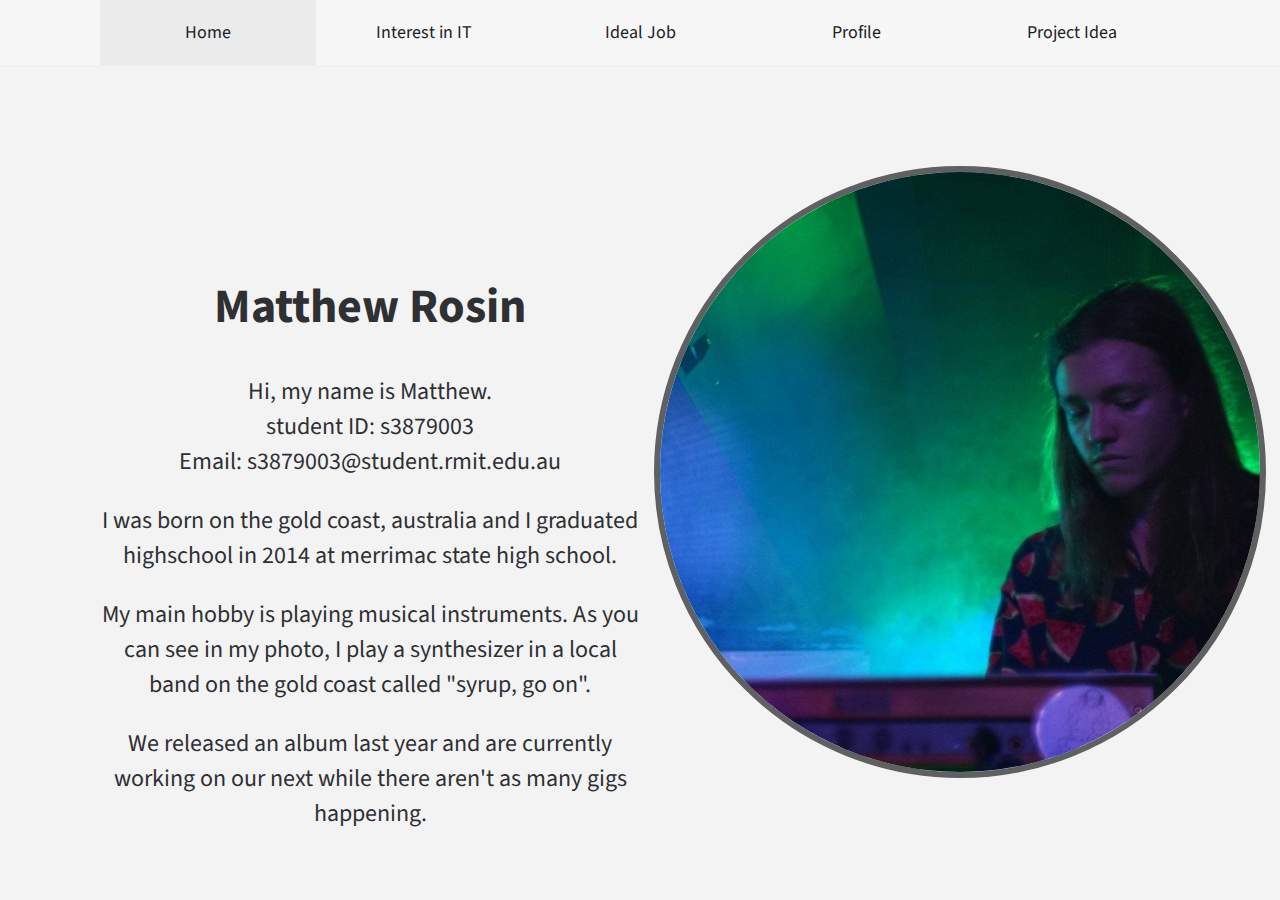
<file: index.html>
<!DOCTYPE html>
<html lang="en">
<head>
    <meta charset="UTF-8">
    <meta name="viewport" content="width=device-width, initial-scale=1.0">
    <title>Matt's Profile</title>
    <link type="text/css"  rel="stylesheet" href="css/Style.css">
    <link href="https://fonts.googleapis.com/css2?family=Source+Sans+Pro&display=swap" rel="stylesheet">
</head>
<body>
        <ul class="navbar">
            <li class="active">    
                <a href="index.html"><p>Home</p></a>
            </li>
            <li>    
                <a href="Interest.html"><p>Interest in IT</p></a>    
            </li>
            <li>
                <a href="Job.html"><p>Ideal Job</p></a>
            </li>
            <li>
                <a href="Profile.html"><p>Profile</p></a>
            </li>
            <li>
                <a href="project.html"><p>Project Idea</p></a>
            </li>
        </ul>


    <div class="container pd-top-lg">
        <div class="box">
            <h1>Matthew Rosin</h1>
            <p>
                Hi, my name is Matthew. 
                <br>
                student ID: s3879003 
                <br>
                Email: s3879003@student.rmit.edu.au 
            </p>
            <p>I was born on the gold coast, australia and I graduated highschool in 2014 at merrimac state high school.</p>
            <p>My main hobby is playing musical instruments. As you can see in my photo, I play a synthesizer in a local band on the gold coast called "syrup, go on".</p>
            <p>We released an album last year and are currently working on our next while there aren't as many gigs happening.</p>
        </div>

        <img class="portrait" src="imgs/33765871_10211233142134279_3787970385509613568_o.jpg" alt="">

    </div>
</body>
</html>
</file>
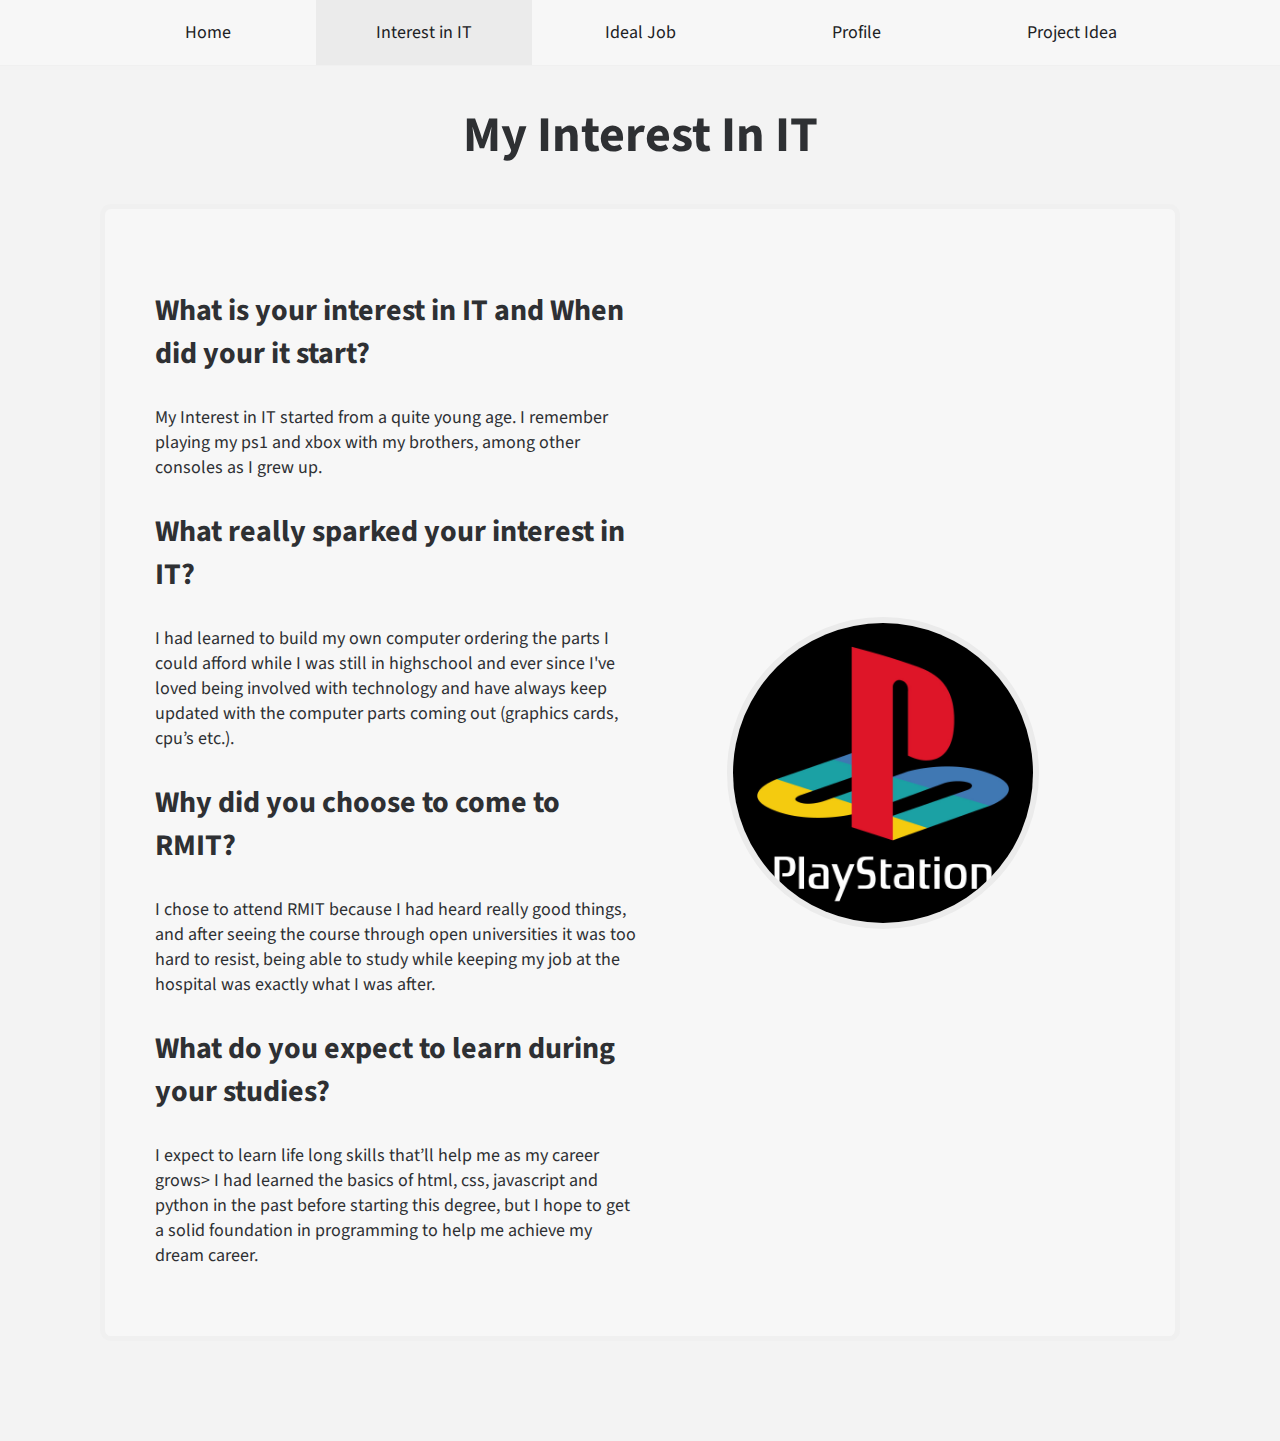
<file: Interest.html>
<!DOCTYPE html>
<html lang="en">
<head>
    <meta charset="UTF-8">
    <meta name="viewport" content="width=device-width, initial-scale=1.0">
    <title>Matt's Profile</title>
    <link type="text/css"  rel="stylesheet" href="css/Style.css">
    <link href="https://fonts.googleapis.com/css2?family=Source+Sans+Pro&display=swap" rel="stylesheet">
</head>
<body>
    <ul class="navbar">
        <li>    
            <a href="index.html"><p>Home</p></a>
        </li>
        <li class="active">    
            <a href="Interest.html"><p>Interest in IT</p></a>    
        </li>
        <li>
            <a href="Job.html"><p>Ideal Job</p></a>
        </li>
        <li>
            <a href="Profile.html"><p>Profile</p></a>
        </li>
        <li>
            <a href="project.html"><p>Project Idea</p></a>
        </li>
    </ul>

    <h1 class="text-center heading-lg">My Interest In IT</h1>
    <div class="border-box container">
        <div>
            <h3 class="heading-md">What is your interest in IT and When did your it start?</h3>
                <p>My Interest in IT started from a quite young age. I remember playing my ps1 and xbox with my brothers, among other consoles as I grew up.</p>

            <h3 class="heading-md">What really sparked your interest in IT?</h3>
                <p>I had learned to build my own computer ordering the parts I could afford while I was still in highschool and ever since I've loved being involved with technology and have always keep updated with the computer parts coming out (graphics cards, cpu’s etc.).</p>

            <h3 class="heading-md">Why did you choose to come to RMIT?</h3>
                <p>I chose to attend RMIT because I had heard really good things, and after seeing the course through open universities it was too hard to resist, being able to study while keeping my job at the hospital was exactly what I was after.</p>

            <h3 class="heading-md">What do you expect to learn during your studies?</h3>
                <p>I expect to learn life long skills that’ll help me as my career grows> I had learned the basics of html, css, javascript and python in the past before starting this degree, but I hope to get a solid foundation in programming to help me achieve my dream career.</p>
        </div>
        <img class="logo" src="./imgs/ps1.png" alt="">
    </div>
</body>
</html>
</file>
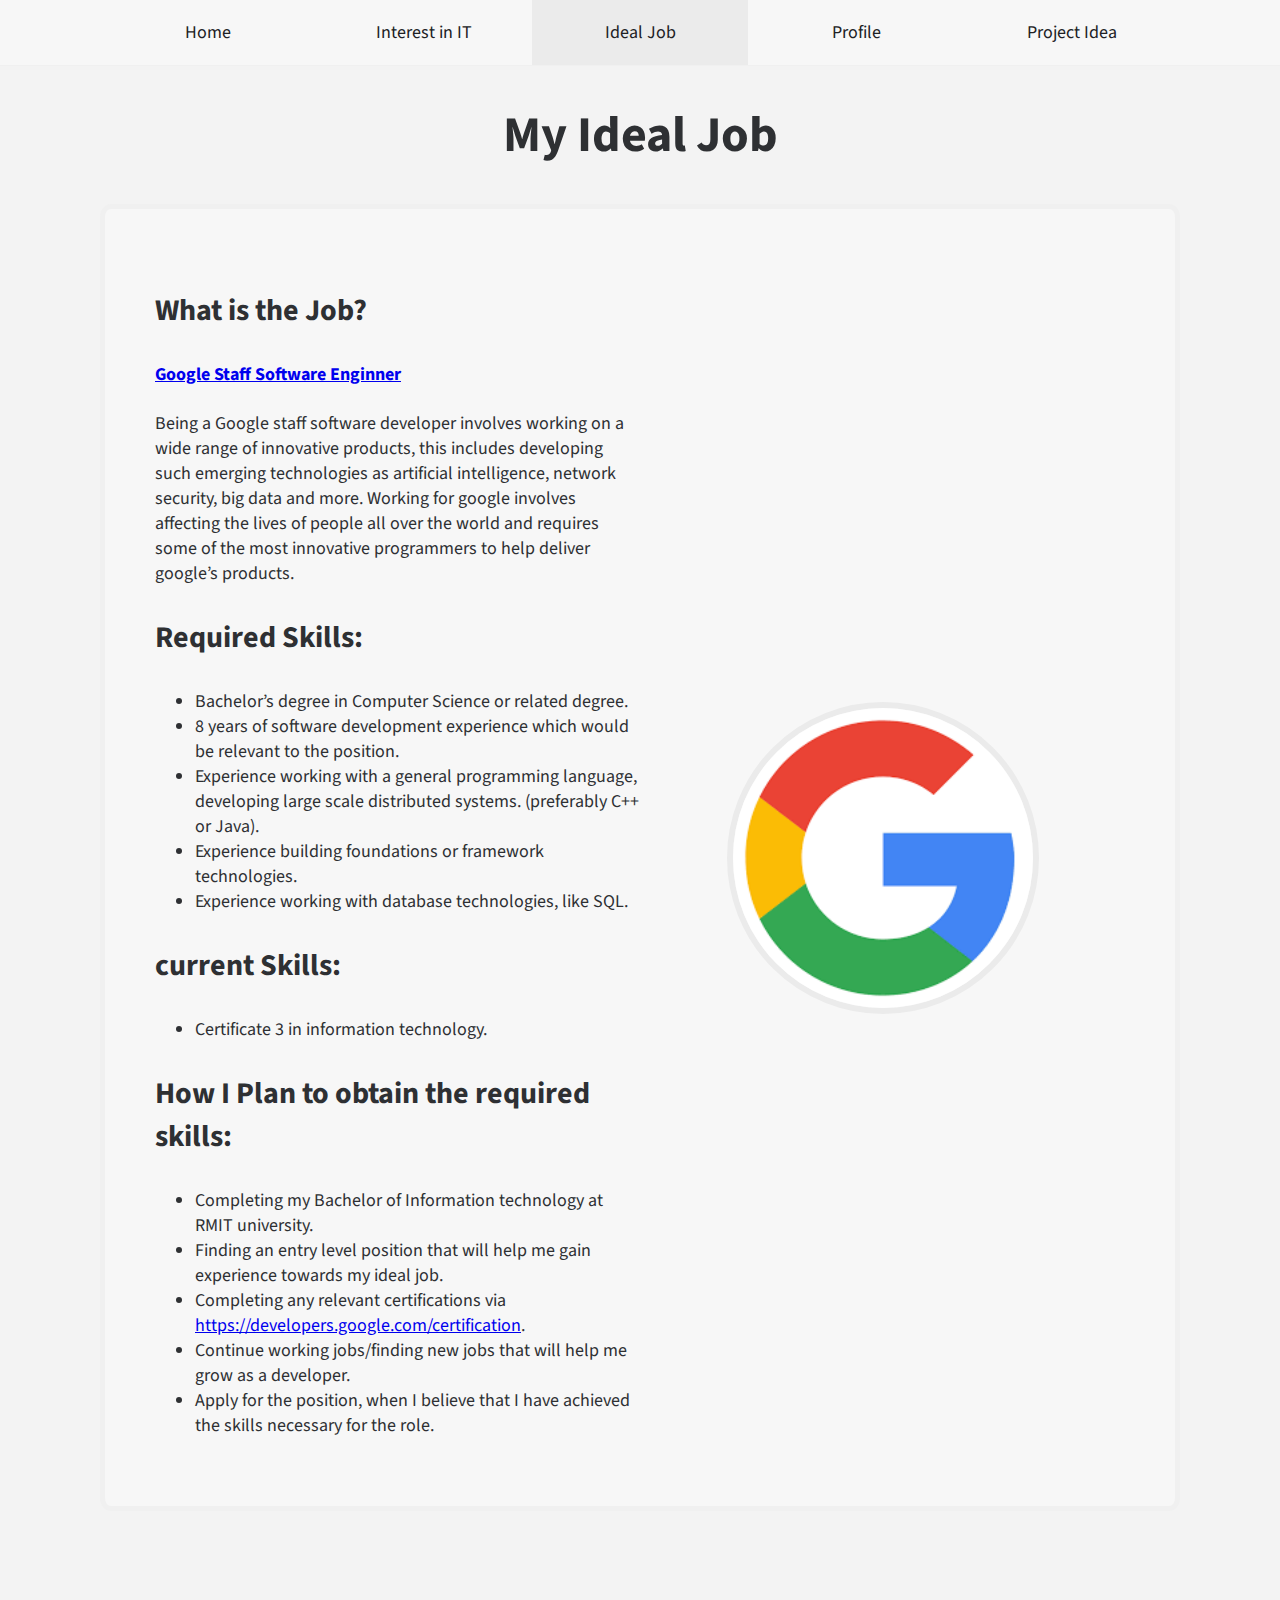
<file: Job.html>
<!DOCTYPE html>
<html lang="en">
<head>
    <meta charset="UTF-8">
    <meta name="viewport" content="width=device-width, initial-scale=1.0">
    <title>Matt's Profile</title>
    <link type="text/css"  rel="stylesheet" href="css/Style.css">
    <link href="https://fonts.googleapis.com/css2?family=Source+Sans+Pro&display=swap" rel="stylesheet">
</head>
<body>
    <ul class="navbar">
        <li>    
            <a href="index.html"><p>Home</p></a>
        </li>
        <li>    
            <a href="Interest.html"><p>Interest in IT</p></a>    
        </li>
        <li class="active">
            <a href="Job.html"><p>Ideal Job</p></a>
        </li>
        <li>
            <a href="Profile.html"><p>Profile</p></a>
        </li>
        <li>
            <a href="project.html"><p>Project Idea</p></a>
        </li>
    </ul>

    <h1 class="text-center heading-lg">My Ideal Job</h1>
    <div class="border-box container">
        <div>

            
            <h3 class="heading-md">What is the Job?</h3>
            <h4><a href="https://careers.google.com/jobs/results/112941168896942790-staff-software-engineer-infrastructure/">Google Staff Software Enginner</a></h4>
            <p>Being a Google staff software developer involves working on a wide range of innovative products, this includes developing such emerging technologies as artificial intelligence, network security, big data and more. Working for google involves affecting the lives of people all over the world and requires some of the most innovative programmers to help deliver google’s products.</p>

            <h3 class="heading-md">Required Skills:</h3>
            <ul>
                <li>Bachelor’s degree in Computer Science or related degree. </li>
                <li>8 years of software development experience which would be relevant to the position. </li>
                <li>Experience working with a general programming language, developing large scale distributed systems. (preferably C++ or Java). </li>
                <li>Experience building foundations or framework technologies. </li>
                <li>Experience working with database technologies, like SQL. </li>
            </ul>

            <h3 class="heading-md">current Skills:</h3>
            <ul>
                <li>Certificate 3 in information technology. </li>
            </ul>

            <h3 class="heading-md">How I Plan to obtain the required skills:</h3>
            <ul>
                <li>Completing my Bachelor of Information technology at RMIT university.</li>
                <li>Finding an entry level position that will help me gain experience towards my ideal job.</li>
                <li>Completing any relevant certifications via <a href="https://developers.google.com/certification">https://developers.google.com/certification</a>.</li>
                <li>Continue working jobs/finding new jobs that will help me grow as a developer.</li>
                <li>Apply for the position, when I believe that I have achieved the skills necessary for the role.</li>
            </ul>
        </div>
            <img class="logo" src="./imgs/google-for-jobs.png" alt="Google Logo" >
    </div>
</body>
</html>
</file>
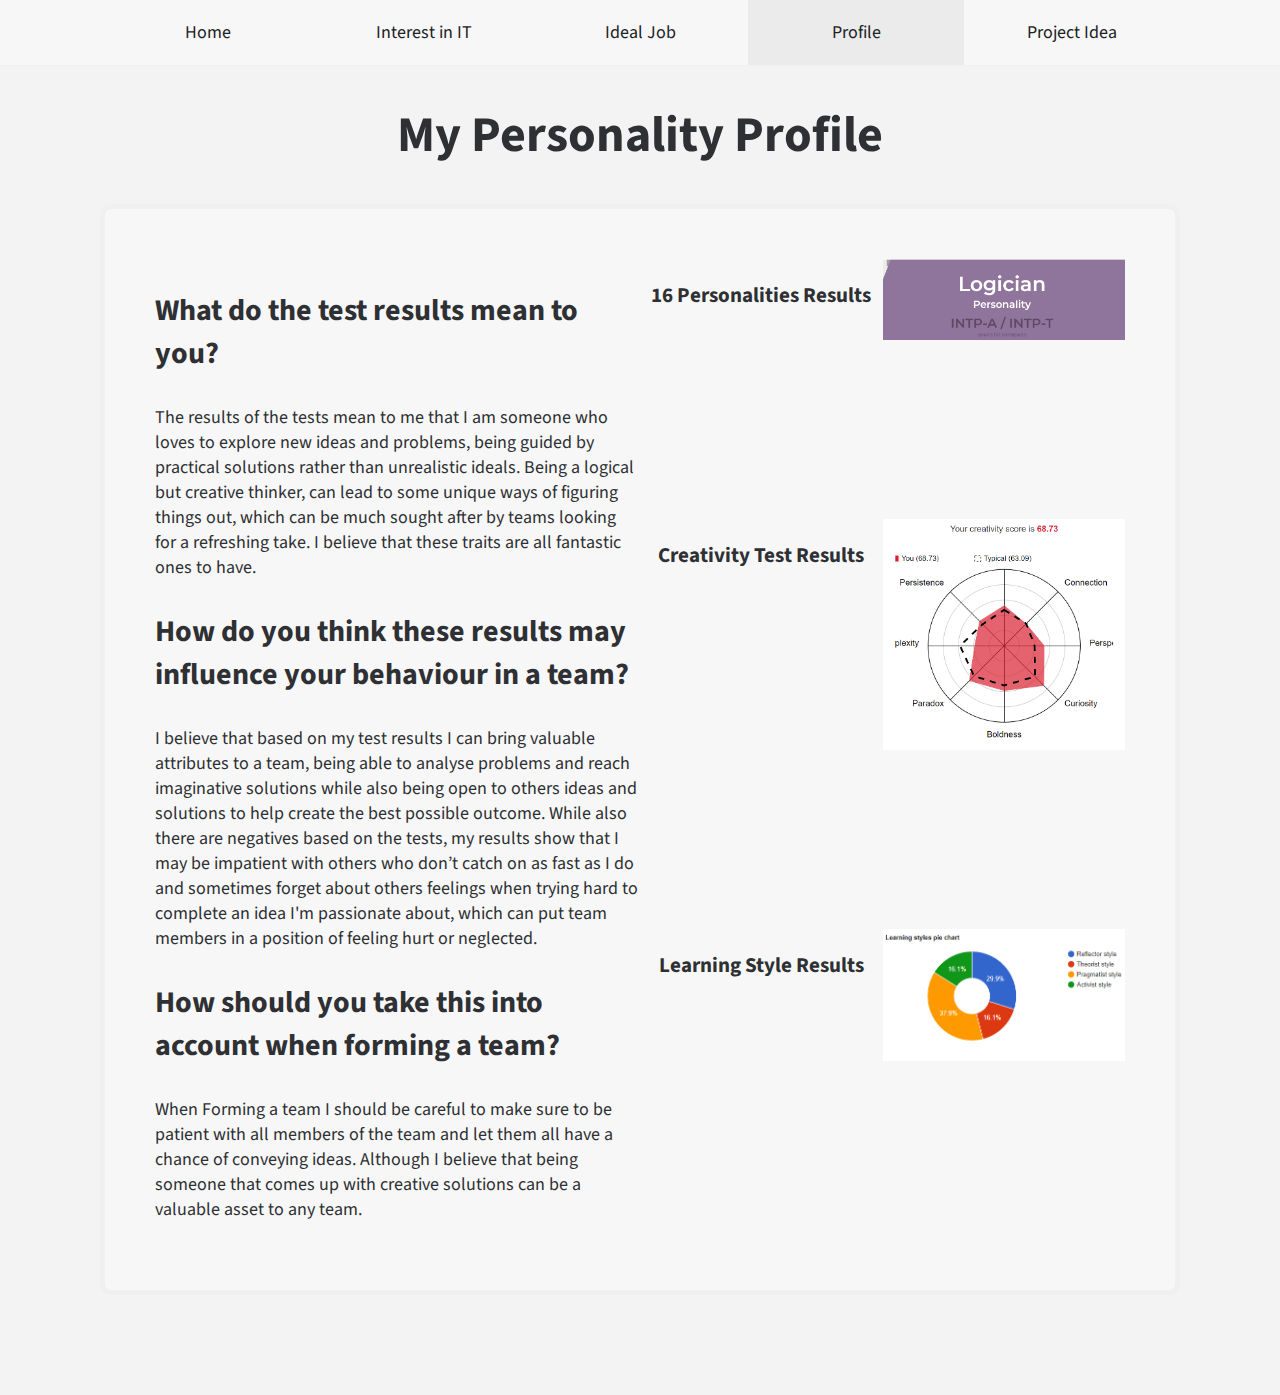
<file: Profile.html>
<!DOCTYPE html>
<html lang="en">
<head>
    <meta charset="UTF-8">
    <meta name="viewport" content="width=device-width, initial-scale=1.0">
    <title>Matt's Profile</title>
    <link type="text/css" rel="stylesheet" href="css/Style.css">
    <link href="https://fonts.googleapis.com/css2?family=Source+Sans+Pro&display=swap" rel="stylesheet">
</head>
<body>
    <ul class="navbar">
        <li>    
            <a href="index.html"><p>Home</p></a>
        </li>
        <li>    
            <a href="Interest.html"><p>Interest in IT</p></a>    
        </li>
        <li>
            <a href="Job.html"><p>Ideal Job</p></a>
        </li>
        <li class="active">
            <a href="Profile.html"><p>Profile</p></a>
        </li>
        <li>
            <a href="project.html"><p>Project Idea</p></a>
        </li>
    </ul>

    <h1 class="text-center heading-lg">My Personality Profile</h1>
    <div class="border-box">
        <section class="container">
        <div>
            <h3 class="heading-md">What do the test results mean to you?</h3>
            <p>The results of the tests mean to me that I am someone who loves to explore new ideas and problems, being guided by practical solutions rather than unrealistic ideals. Being a logical but creative thinker, can lead to some unique ways of figuring things out, which can be much sought after by teams looking for a refreshing take. I believe that these traits are all fantastic ones to have.</p>
    
            <h3 class="heading-md">How do you think these results may influence your behaviour in a team?</h3>
            <p>I believe that based on my test results I can bring valuable attributes to a team, being able to analyse problems and reach imaginative solutions while also being open to others ideas and solutions to help create the best possible outcome. While also there are negatives based on the tests, my results show that I may be impatient with others who don’t catch on as fast as I do and sometimes forget about others feelings when trying hard to complete an idea I'm passionate about, which can put team members in a position of feeling hurt or neglected.</p>
    
            <h3 class="heading-md">How should you take this into account when forming a team?</h3>
            <p>When Forming a team I should be careful to make sure to be patient with all members of the team and let them all have a chance of conveying ideas. Although I believe that being someone that comes up with creative solutions can be a valuable asset to any team.</p>
        </div>


        <div class="container text-center">
            <h3>16 Personalities Results</h4>
            <img class="results" src="./imgs/intp.PNG" alt="">
            <h3>Creativity Test Results</h4>
            <img class="results" src="./imgs/creativity score.PNG" alt="">
            <h3>Learning Style Results</h4>
            <img class="results" src="./imgs/emtrain.PNG" alt="">
        </div>
    </section>
    </div>
</body>
</html>
</file>
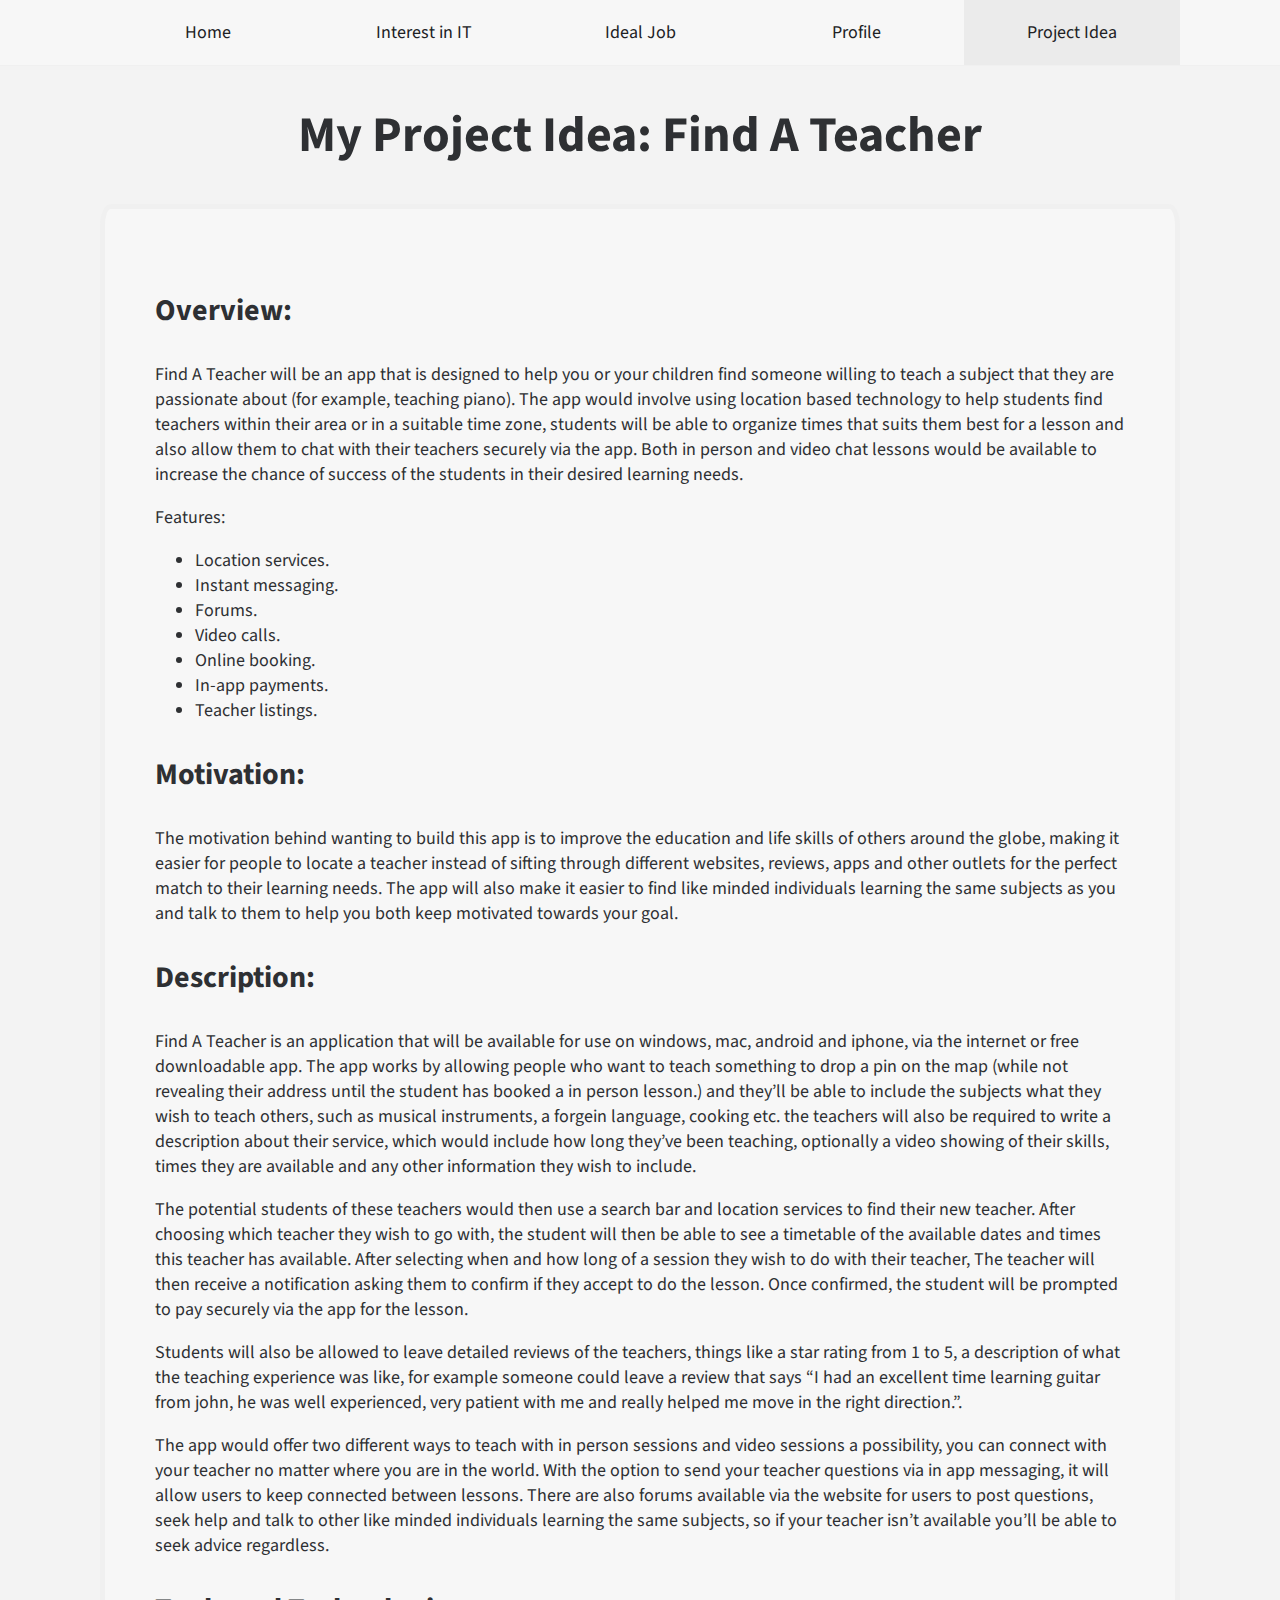
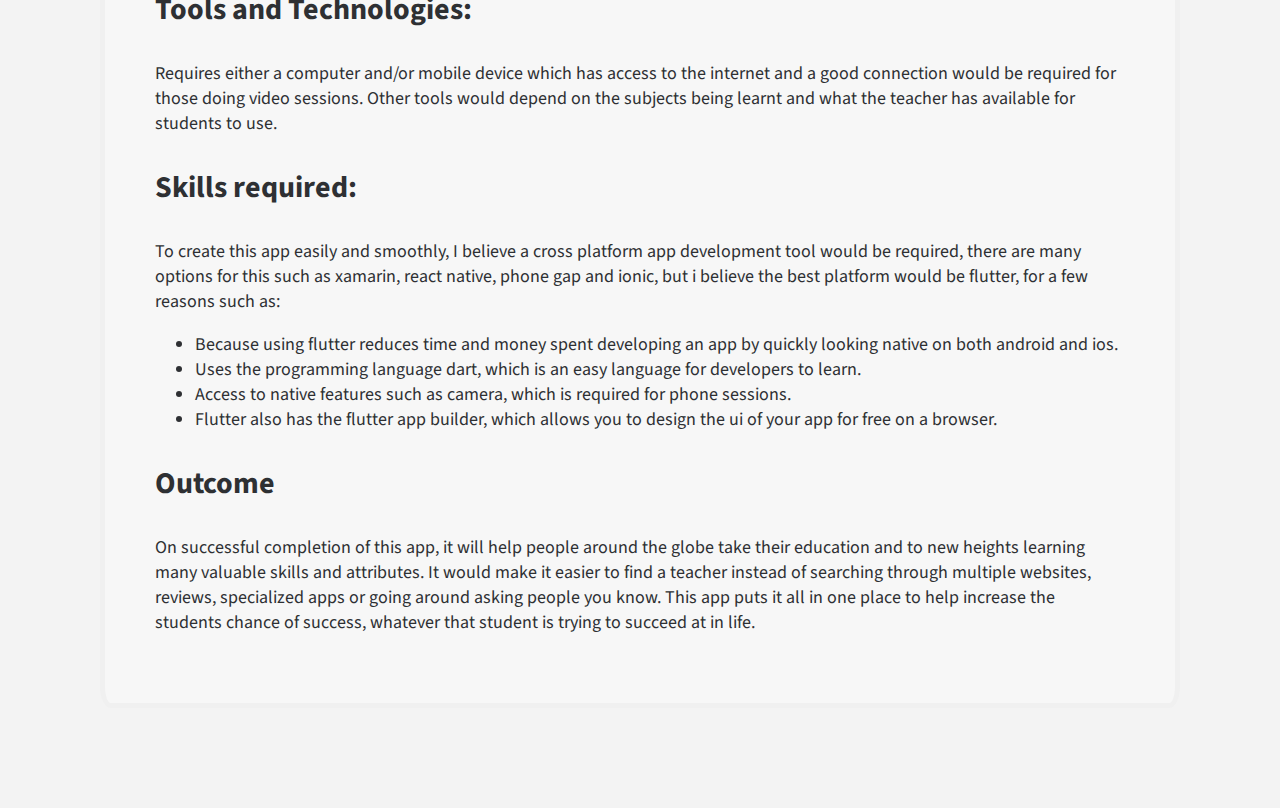
<file: project.html>
<!DOCTYPE html>
<html lang="en">
<head>
    <meta charset="UTF-8">
    <meta name="viewport" content="width=device-width, initial-scale=1.0">
    <title>Matt's Profile</title>
    <link type="text/css"  rel="stylesheet" href="css/Style.css">
    <link href="https://fonts.googleapis.com/css2?family=Source+Sans+Pro&display=swap" rel="stylesheet">
</head>
<body>
    <ul class="navbar">
        <li>    
            <a href="index.html"><p>Home</p></a>
        </li>
        <li>    
            <a href="Interest.html"><p>Interest in IT</p></a>    
        </li>
        <li>
            <a href="Job.html"><p>Ideal Job</p></a>
        </li>
        <li>
            <a href="Profile.html"><p>Profile</p></a>
        </li>
        <li class="active">
            <a href="project.html"><p>Project Idea</p></a>
        </li>
    </ul>

<h1 class="text-center heading-lg">My Project Idea: Find A Teacher</h1>
    <div class="border-box">
        <h3 class="heading-md">Overview:</h3>
        <p>Find A Teacher will be an app that is designed to help you or your children find someone willing to teach a subject that they are passionate about (for example, teaching piano). The app would involve using location based technology to help students find teachers within their area or in a suitable time zone, students will be able to organize times that suits them best for a lesson and also allow them to chat with their teachers securely via the app. Both in person and video chat lessons would be available to increase the chance of success of the students in their desired learning needs.</p>
        <p>Features:</p>
        <ul>
            <li>Location services.</li>
            <li>Instant messaging.</li>
            <li>Forums.</li>
            <li>Video calls.</li>
            <li>Online booking.</li>
            <li>In-app payments.</li>
            <li>Teacher listings.</li>
        </ul>

        <h3 class="heading-md">Motivation:</h3>
        <p>The motivation behind wanting to build this app is to improve the education and life skills of others around the globe, making it easier for people to locate a teacher instead of sifting through different websites, reviews, apps and other outlets for the perfect match to their learning needs. The app will also make it easier to find like minded individuals learning the same subjects as you and talk to them to help you both keep motivated towards your goal.</p>

        <h3 class="heading-md">Description:</h3>
        <p>Find A Teacher is an application that will be available for use on windows, mac, android and iphone, via the internet or free downloadable app. The app works by allowing people who want to teach something to drop a pin on the map (while not revealing their address until the student has booked a in person lesson.) and they’ll be able to include the subjects what they wish to teach others, such as musical instruments, a forgein language, cooking etc. the teachers will also be required to write a description about their service, which would include how long they’ve been teaching, optionally a video showing of their skills, times they are available and any other information they wish to include.
        </p>
        <p>
        The potential students of these teachers would then use a search bar and location services to find their new teacher. After choosing which teacher they wish to go with, the student will then be able to see a timetable of the available dates and times this teacher has available. After selecting when and how long of a session they wish to do with their teacher, The teacher will then receive a notification asking them to confirm if they accept to do the lesson. Once confirmed, the student will be prompted to pay securely via the app for the lesson.
        </p>
        <p>
        Students will also be allowed to leave detailed reviews of the teachers, things like a star rating from 1 to 5, a description of what the teaching experience was like, for example someone could leave a review that says “I had an excellent time learning guitar from john, he was well experienced, very patient with me and really helped me move in the right direction.”.
        </p>
        <p>
        The app would offer two different ways to teach with in person sessions and video sessions a possibility, you can connect with your teacher no matter where you are in the world. With the option to send your teacher questions via in app messaging, it will allow users to keep connected between lessons. There are also forums available via the website for users to post questions, seek help and talk to other like minded individuals learning the same subjects, so if your teacher isn’t available you’ll be able to seek advice regardless.
       </p>
    

        <h3 class="heading-md">Tools and Technologies:</h3>
        <p>Requires either a computer and/or mobile device which has access to the internet and a good connection would be required for those doing video sessions. Other tools would depend on the subjects being learnt and what the teacher has available for students to use.</p>

        <h3 class="heading-md">Skills required:</h3>
        <p>To create this app easily and smoothly, I believe a cross platform app development tool would be required, there are many options for this such as xamarin, react native, phone gap and ionic, but i believe the best platform would be flutter, for a few reasons such as:
        </p>
            <ul>
                <li>Because using flutter reduces time and money spent developing an app by quickly looking native on both android and ios.</li>
                <li>Uses the programming language dart, which is an easy language for developers to learn.</li>
                <li>Access to native features such as camera, which is required for phone sessions.</li>
                <li>Flutter also has the flutter app builder, which allows you to design the ui of your app for free on a browser.</li>
            </ul>

        <h3 class="heading-md">Outcome</h3>
        <p>On successful completion of this app, it will help people around the globe take their education and to new heights learning many valuable skills and attributes. It would make it easier to find a teacher instead of searching through multiple websites, reviews, specialized apps or going around asking people you know. This app puts it all in one place to help increase the students chance of success, whatever that student is trying to succeed at in life.</p>
    </div>
</body>
</html>
</file>
<file: css/Style.css>
body {
    background-color: rgb(243, 243, 243);
    padding: 0;
    margin: 0;
    font-family: 'Source Sans Pro', sans-serif;
    color: #2e3033;
    font-size: 18px;
}

.navbar {
    background-color: rgb(247, 247, 247);
    border-bottom: 1px solid rgb(240, 240, 240) ;
    list-style-type: none;
    margin: 0;
    padding: 0 100px 0 100px;
    overflow: hidden;
    display: grid;
    grid-template-columns: 1fr 1fr 1fr 1fr 1fr;
}

.navbar li {
    display: inline-block;
    padding: 1% 0 1% 0;
}

.navbar li:hover {
    background-color: rgb(224, 224, 224);
}

.navbar li a{
    text-align: center;
    text-decoration: none;
    color: #202124;
}

.active {
    background-color: rgb(235, 235, 235);
}

.container {
    display: grid;
    grid-template-columns: 1fr 1fr;
}

.box {
    padding: 75px 0px 0 100px;
    text-align: center;
    font-size: 24px;
}

.portrait {
    height: 600px;
    width: 600px;
    margin-left: auto;
    margin-right: auto;
    border-radius: 50%;
    border: 6px solid rgba(32, 33, 36, 0.7);
    background-size: cover;

}

.logo {
    height: 300px;
    width: 300px;
    margin: auto auto auto auto;
    border-radius: 50%;
    border: 6px solid rgb(235, 235, 235);
    background-size: cover;
    background-repeat: no-repeat;
}

.border-box {
    border: 5px solid rgb(240, 240, 240);
    border-radius: 1%;
    background-color: rgb(247, 247, 247);
    padding: 50px;
    margin: 10px 100px 100px 100px;
}

.results{
    width: 100%;
    padding-bottom: 30px;
}

.pd-top-lg {
    padding-top: 100px;
}

.text-center{
    text-align: center;
}

.heading-lg{
    font-size: 50px;
}

.heading-md{
    font-size: 30px;
}
</file>
